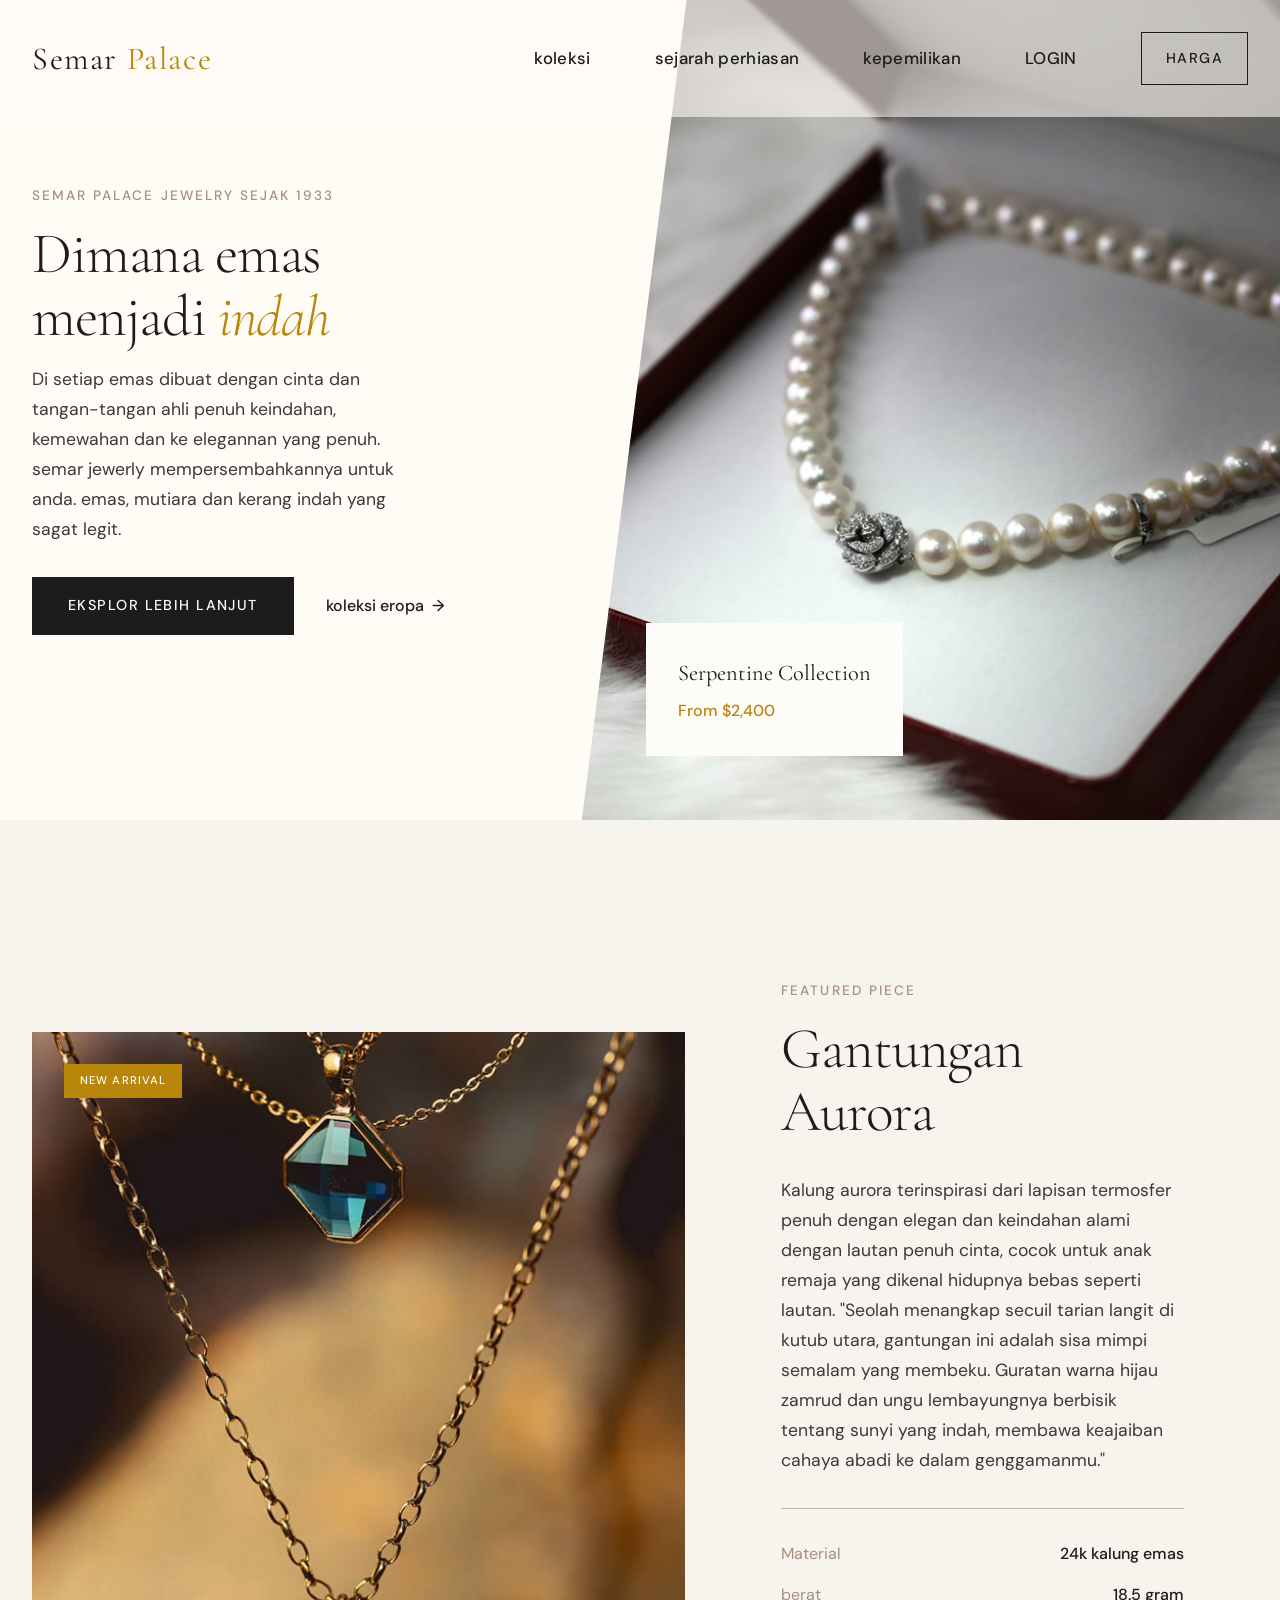
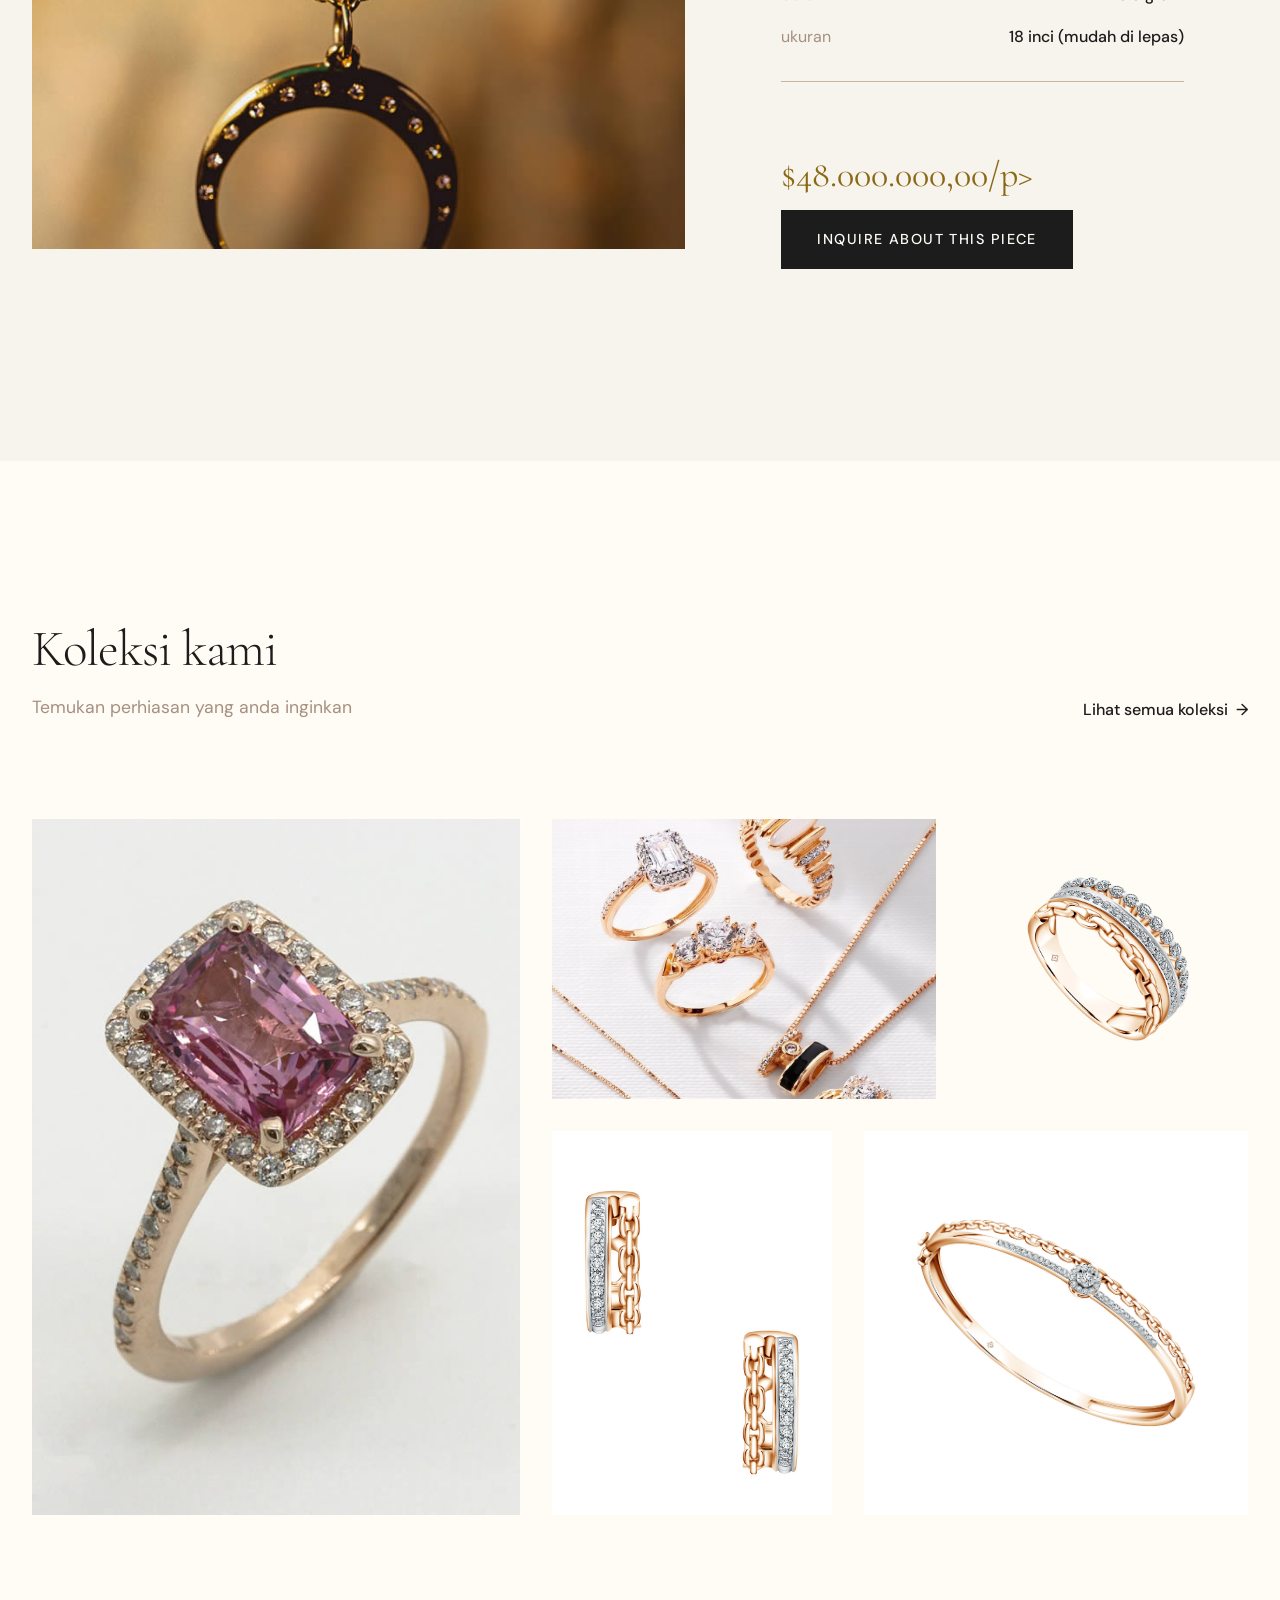
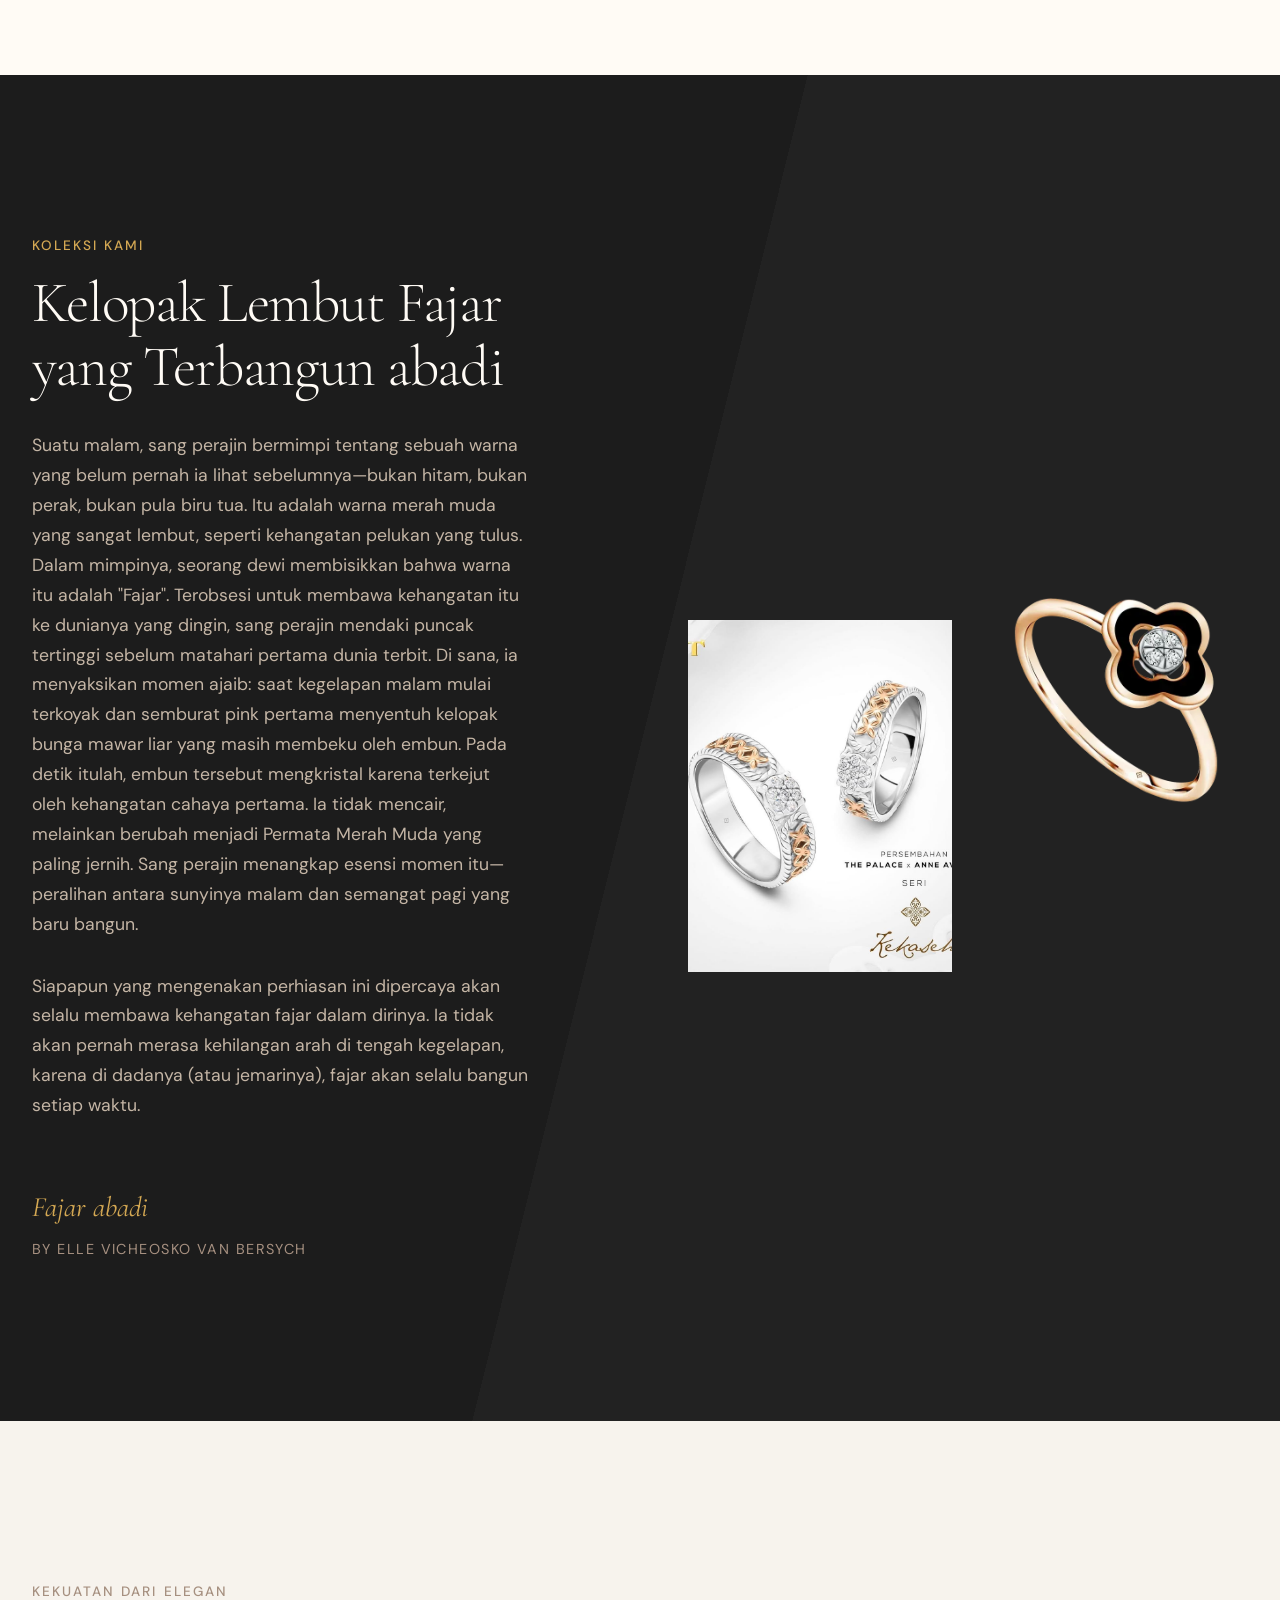
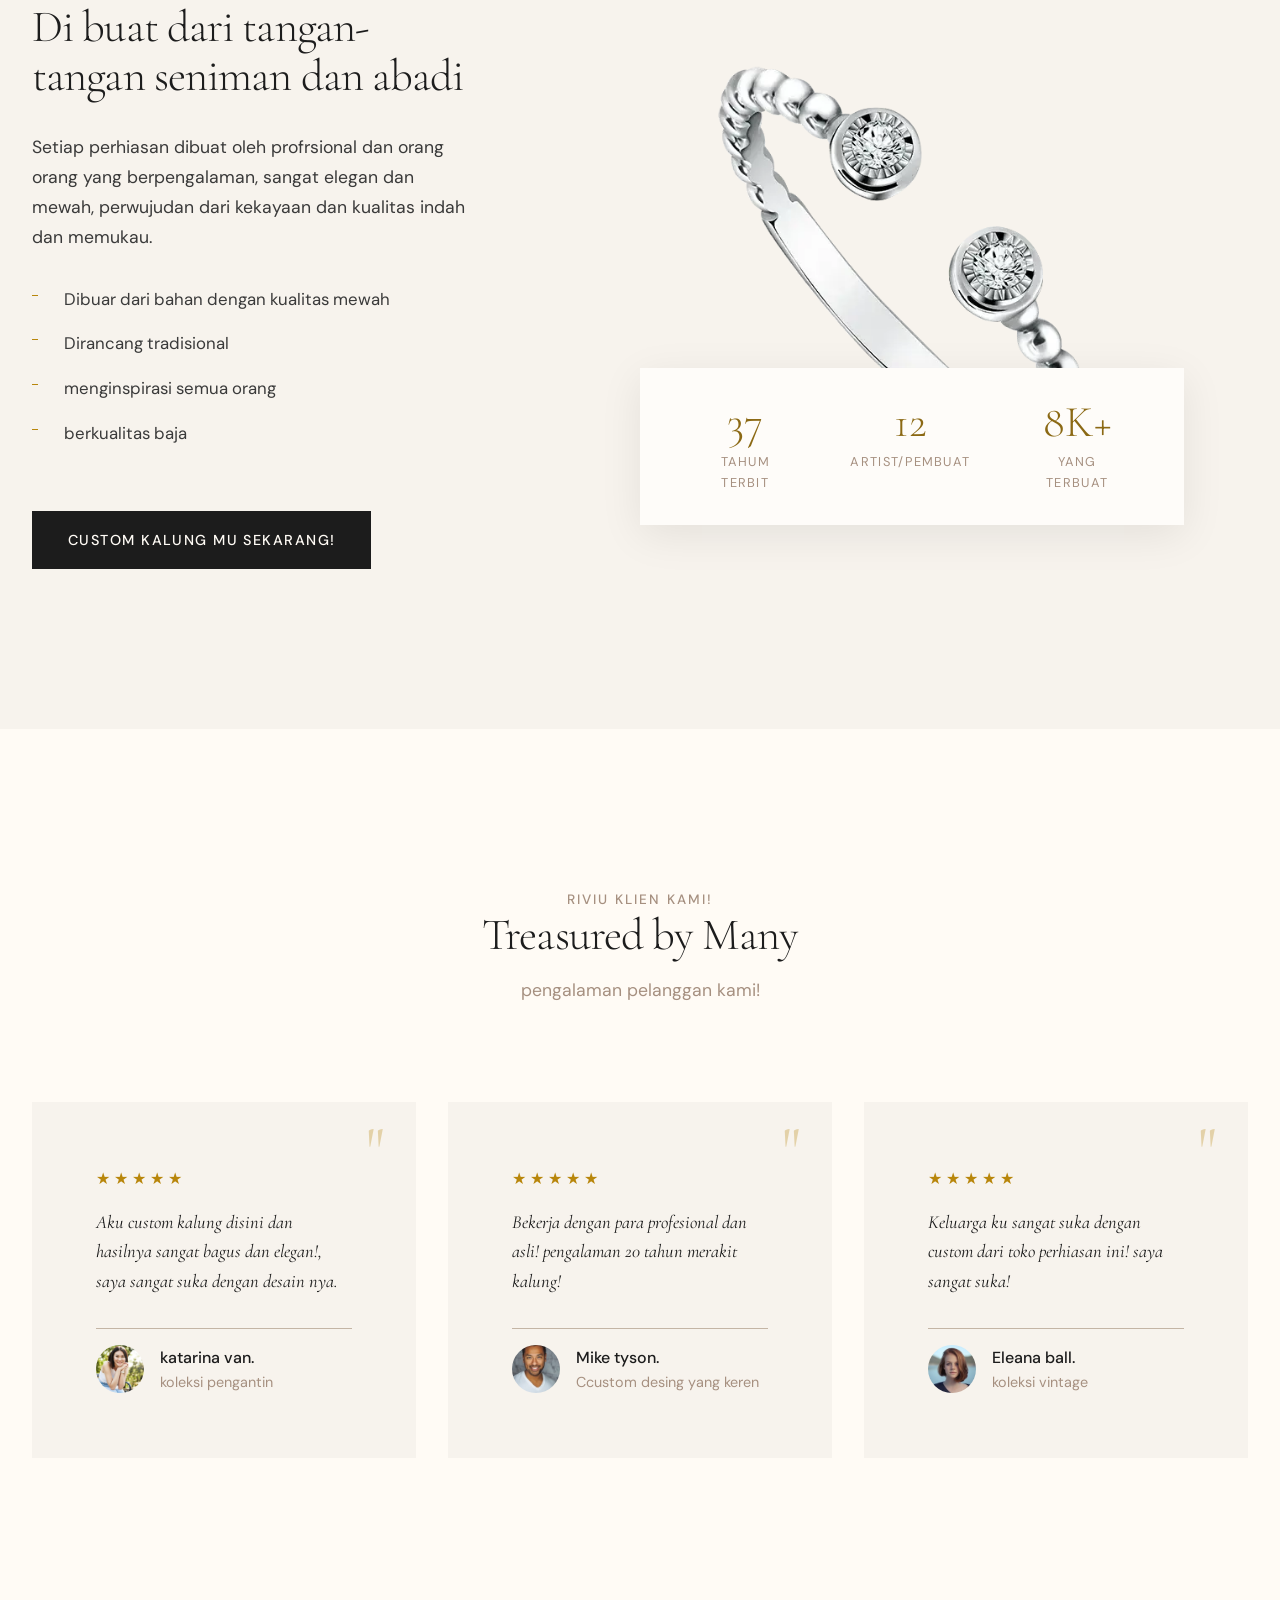
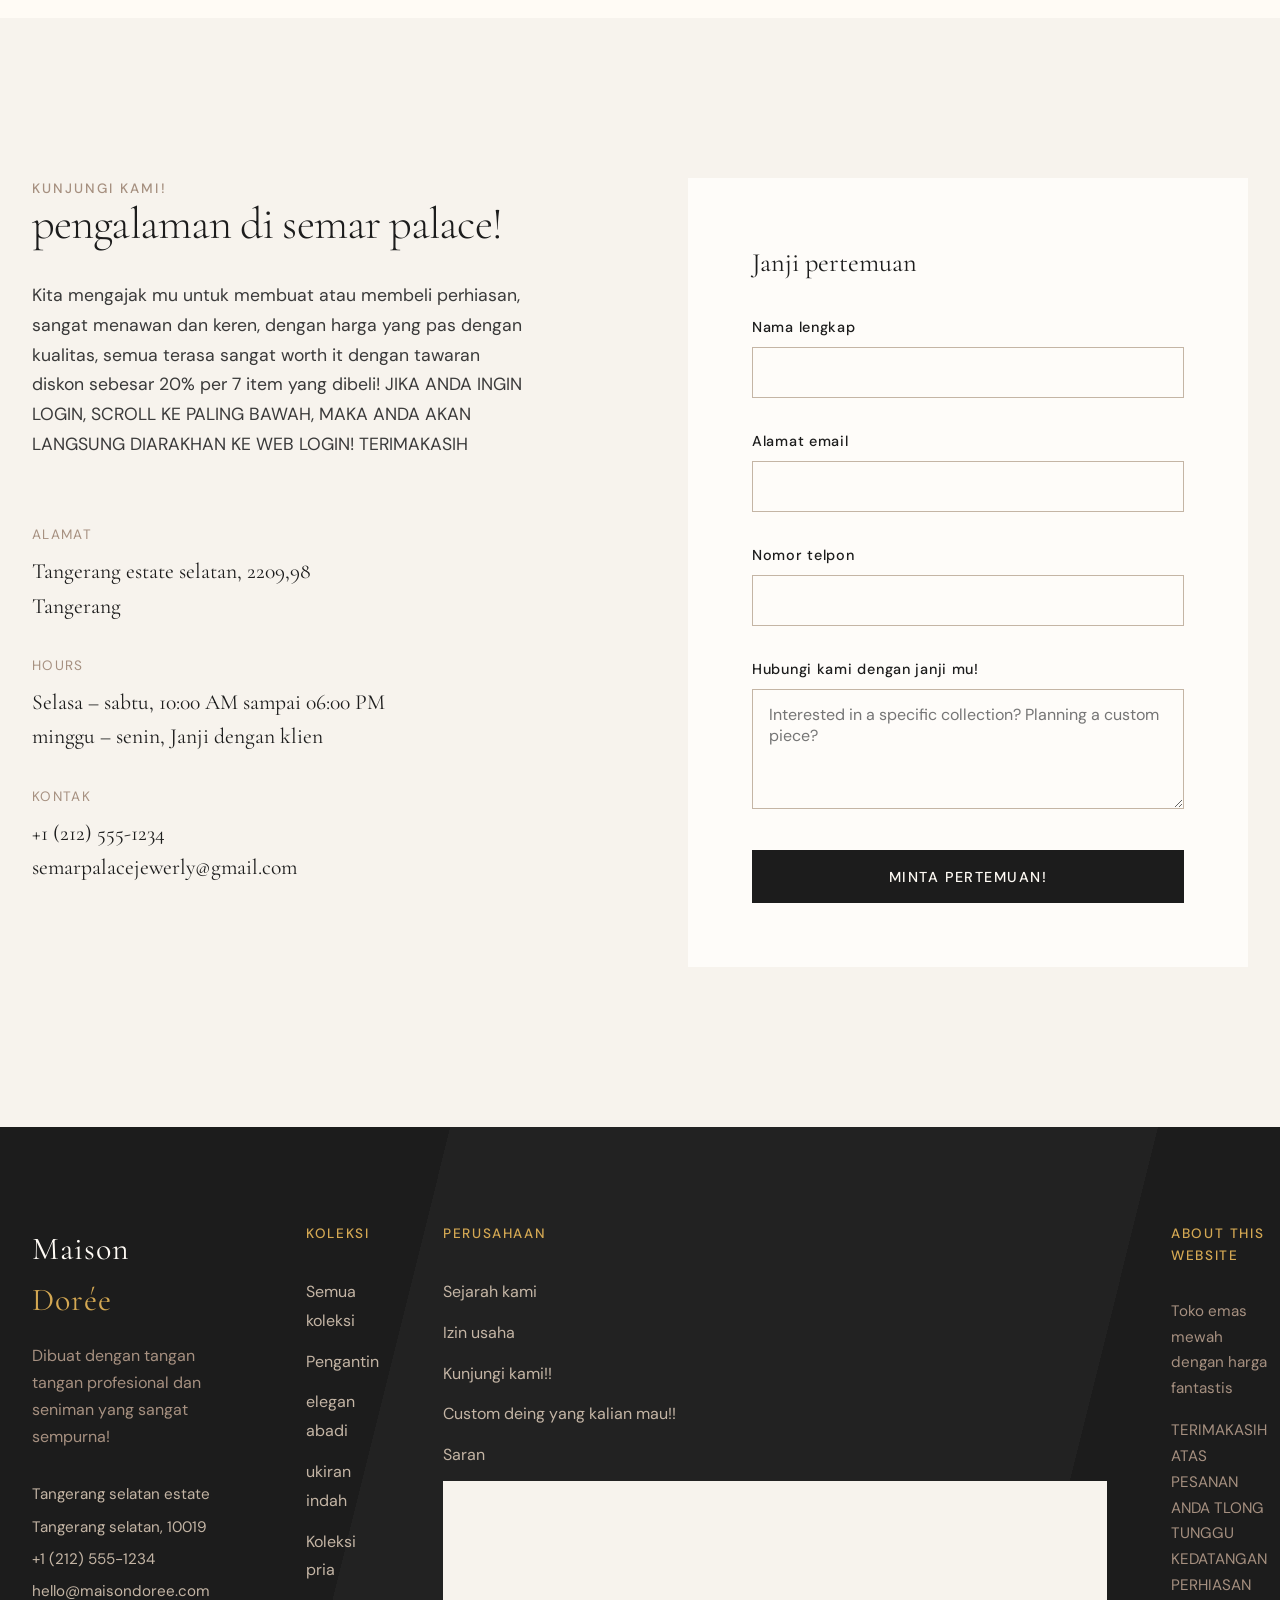
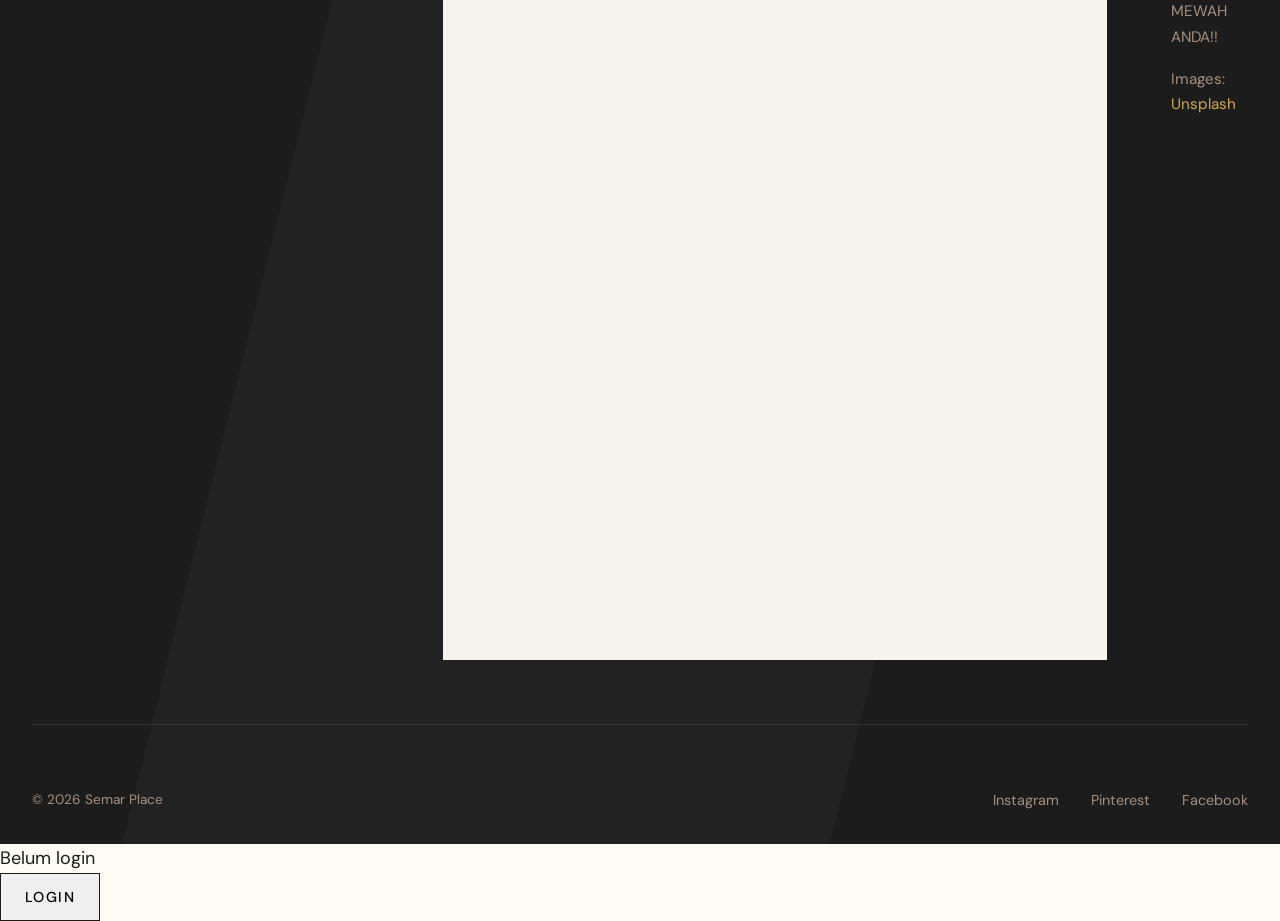
<file: index.html>
<!DOCTYPE html>
<html lang="en">
<head>
    <meta charset="UTF-8">
    <meta name="viewport" content="width=device-width, initial-scale=1.0">
    <title>Semar palace jeweler — Toko emas nusantara</title>
    
    <!-- Google Fonts -->
    <link rel="preconnect" href="https://fonts.googleapis.com">
    <link rel="preconnect" href="https://fonts.gstatic.com" crossorigin>
    <link href="https://fonts.googleapis.com/css2?family=Cormorant+Garamond:ital,wght@0,300;0,400;0,500;0,600;1,300;1,400&family=DM+Sans:ital,wght@0,400;0,500;0,600;1,400&display=swap" rel="stylesheet">
    <link rel="stylesheet" href="templatemo-maison-style.css">
    <!--

TemplateMo 611 Maison Doree

https://templatemo.com/tm-611-maison-doree

-->
<body>
    <!-- Header -->
    <header class="site-header" id="header">
        <div class="container">
            <div class="header-inner">
                <a href="#" class="logo">Semar <span>Palace</span></a>
                
                <nav class="nav-main">
                    <a href="#collections">koleksi</a>
                    <a href="#story">sejarah perhiasan</a>
                    <a href="#craftsmanship">kepemilikan</a>
                    <a href="#contact">LOGIN</a>
                    <a href="#contact" class="nav-cta">harga</a>
                </nav>
                
                <button class="menu-toggle" id="menuToggle" aria-label="Toggle menu">
                    <span></span>
                    <span></span>
                    <span></span>
                </button>
            </div>
        </div>
    </header>
    
    <!-- Mobile Navigation -->
    <div class="mobile-overlay" id="mobileOverlay"></div>
    <nav class="mobile-nav" id="mobileNav">
        <button class="mobile-nav-close" id="mobileNavClose">×</button>
        <ul class="mobile-nav-links">
            <li><a href="#collections">koleksi</a></li>
            <li><a href="#story">sejarah</a></li>
            <li><a href="#craftsmanship">kepemilikan</a></li>
            <li><a href="#contact">kunjungi</a></li>
        </ul>
        <div class="mobile-nav-cta">
            <a href="#contact" class="btn-primary">Book Appointment</a>
        </div>
    </nav>
    
    <!-- Hero Section -->
    <section class="hero">
        <div class="hero-content">
            <p class="text-label hero-tagline">Semar palace Jewelry Sejak 1933</p>
            <h1 class="heading-display hero-title">
                Dimana emas<br>menjadi <em>indah</em>
            </h1>
            <p class="text-body hero-description">
                Di setiap emas dibuat dengan cinta dan tangan-tangan ahli
                penuh keindahan, kemewahan dan ke elegannan yang penuh.
                semar jewerly mempersembahkannya untuk anda. emas,
                mutiara dan kerang indah yang sagat legit.
            </p>
            <div class="hero-actions">
                <a href="#collections" class="btn-primary">Eksplor lebih lanjut</a>
                <a href="#story" class="btn-text">koleksi eropa</a>
            </div>
        </div>
        <div class="hero-image">
            <div class="hero-slide active" data-title="Serpentine Collection" data-price="From $2,400">
                <img src="images/maison-hero-01.jpg" 
                     alt="Serpentine gold jewelry collection">
            </div>
            <div class="hero-slide" data-title="Aurora Pendant" data-price="From $4,850">
                <img src="images/maison-hero-02.jpg" 
                     alt="Aurora gold pendant necklace">
            </div>
            <div class="hero-slide" data-title="Heritage Rings" data-price="From $3,200">
                <img src="images/maison-hero-03.jpg" 
                     alt="Heritage gold ring collection">
            </div>
            <div class="hero-image-overlay">
                <p class="overlay-title" id="heroTitle">Serpentine Collection</p>
                <p class="overlay-price" id="heroPrice">From $2,400</p>
            </div>
        </div>
    </section>
    
    <!-- Featured Piece -->
    <section class="featured-piece">
        <div class="container">
            <div class="featured-grid">
                <div class="featured-image-wrapper">
                    <div class="featured-image">
                        <img src="images/maison-hero-02.jpg" 
                             alt="Handcrafted gold necklace">
                    </div>
                    <div class="featured-badge">New Arrival</div>
                </div>
                <div class="featured-content">
                    <p class="text-label featured-label">Featured Piece</p>
                    <h2 class="heading-display featured-title">
                        Gantungan Aurora
                    </h2>
                    <p class="text-body featured-description">
                        Kalung aurora terinspirasi dari lapisan termosfer
                        penuh dengan elegan dan keindahan alami dengan 
                        lautan penuh cinta, cocok untuk anak remaja yang
                        dikenal hidupnya bebas seperti lautan.
                        "Seolah menangkap secuil tarian langit di kutub utara, 
                        gantungan ini adalah sisa mimpi semalam yang membeku.
                        Guratan warna hijau zamrud dan ungu lembayungnya
                        berbisik tentang sunyi yang indah, membawa 
                        keajaiban cahaya abadi ke dalam genggamanmu."
                    </p>
                    <div class="featured-details">
                        <div class="detail-row">
                            <span class="detail-label">Material</span>
                            <span class="detail-value">24k kalung emas</span>
                        </div>
                        <div class="detail-row">
                            <span class="detail-label">berat</span>
                            <span class="detail-value">18.5 gram</span>
                        </div>
                        <div class="detail-row">
                            <span class="detail-label">ukuran</span>
                            <span class="detail-value">18 inci (mudah di lepas)</span>
                        </div>
                    </div>
                    <p class="featured-price">$48.000.000,00/p>
                    <a href="#contact" class="btn-primary">Inquire About This Piece</a>
                </div>
            </div>
        </div>
    </section>
    
    <!-- Collections -->
    <section class="collections" id="collections">
        <div class="container">
            <div class="section-header">
                <div class="section-header-left">
                    <h2 class="heading-display section-title">Koleksi kami</h2>
                    <p class="text-body section-subtitle">
                        Temukan perhiasan yang anda inginkan
                    </p>
                </div>
                <a href="#" class="btn-text">Lihat semua koleksi</a>
            </div>
            
            <div class="collections-grid">
                <div class="collection-item">
                    <div class="collection-image">
                        <img src="images/maison-hero-03.jpg" 
                             alt="Bridal jewelry collection">
                    </div>
                    <div class="collection-overlay">
                        <h3 class="collection-name">pengantin</h3>
                        <p class="collection-count">24 buah</p>
                    </div>
                </div>
                
                <div class="collection-item">
                    <div class="collection-image">
                        <img src="images/maison-doree-01.jpg" 
                             alt="Everyday gold jewelry">
                    </div>
                    <div class="collection-overlay">
                        <h3 class="collection-name">elegan yang abadi</h3>
                        <p class="collection-count">36 buah</p>
                    </div>
                </div>
                
                <div class="collection-item">
                    <div class="collection-image">
                        <img src="images/maison-doree-02.jpg" 
                             alt="Statement gold pieces">
                    </div>
                    <div class="collection-overlay">
                        <h3 class="collection-name">Statement</h3>
                        <p class="collection-count">18 buah</p>
                    </div>
                </div>
                
                <div class="collection-item">
                    <div class="collection-image">
                        <img src="images/maison-doree-03.jpg" 
                             alt="Heritage collection">
                    </div>
                    <div class="collection-overlay">
                        <h3 class="collection-name">perhiasan eropa</h3>
                        <p class="collection-count">12 buah</p>
                    </div>
                </div>
                
                <div class="collection-item">
                    <div class="collection-image">
                        <img src="images/maison-doree-04.jpg" 
                             alt="Men's gold collection">
                    </div>
                    <div class="collection-overlay">
                        <h3 class="collection-name">Koleksi untuk pria</h3>
                        <p class="collection-count">15 buah</p>
                    </div>
                </div>
            </div>
        </div>
    </section>
    
    <!-- Our Story -->
    <section class="story" id="story">
        <div class="container">
            <div class="story-grid">
                <div class="story-content">
                    <p class="text-label story-label">Koleksi kami</p>
                    <h2 class="heading-display story-title">
                        Kelopak Lembut Fajar yang Terbangun abadi
                    </h2>
                    <p class="text-body story-text">
                       Suatu malam, sang perajin bermimpi tentang sebuah warna 
                        yang belum pernah ia  lihat sebelumnya—bukan hitam, bukan perak, 
                        bukan pula biru tua. Itu adalah warna merah muda yang sangat lembut, 
                        seperti kehangatan pelukan yang tulus. Dalam mimpinya, 
                        seorang dewi membisikkan bahwa warna itu adalah "Fajar".
                        Terobsesi untuk membawa kehangatan itu ke dunianya
                        yang dingin, sang perajin mendaki puncak tertinggi
                        sebelum matahari pertama dunia terbit. Di sana, 
                        ia menyaksikan momen ajaib: saat kegelapan malam mulai 
                        terkoyak dan semburat pink pertama menyentuh
                        kelopak bunga mawar liar yang masih membeku oleh embun.
                        Pada detik itulah, embun tersebut mengkristal karena terkejut 
                        oleh kehangatan cahaya pertama. Ia tidak mencair,
                        melainkan berubah menjadi Permata Merah Muda yang 
                        paling jernih. Sang perajin menangkap esensi 
                        momen itu—peralihan antara sunyinya malam dan 
                        semangat pagi yang baru bangun.
                    </p>
                    <p class="text-body story-text">
                        Siapapun yang mengenakan perhiasan ini dipercaya 
                        akan selalu membawa kehangatan fajar dalam dirinya. 
                        Ia tidak akan pernah merasa kehilangan arah di tengah kegelapan, 
                        karena di dadanya (atau jemarinya), fajar akan selalu bangun setiap waktu.
                    </p>
                    <div class="story-signature">
                        <p class="signature-name">Fajar abadi</p>
                        <p class="signature-title">by elle vicheosko van bersych</p>
                    </div>
                </div>
                <div class="story-images">
                    <div class="story-image">
                        <img src="images/maison-doree-05.jpg" 
                             alt="Goldsmith at work">
                    </div>
                    <div class="story-image">
                        <img src="images/maison-doree-06.jpg" 
                             alt="Jewelry crafting detail">
                    </div>
                </div>
            </div>
        </div>
    </section>
    
    <!-- Craftsmanship -->
    <section class="craftsmanship" id="craftsmanship">
        <div class="container">
            <div class="craft-grid">
                <div class="craft-content">
                    <p class="text-label">Kekuatan dari elegan</p>
                    <h2 class="heading-display craft-title">
                        Di buat dari tangan-tangan seniman dan abadi
                    </h2>
                    <p class="text-body craft-text">
                        Setiap perhiasan dibuat oleh profrsional dan orang
                        orang yang berpengalaman, sangat elegan
                        dan mewah, perwujudan dari kekayaan dan kualitas indah dan
                        memukau.
                    </p>
                    <ul class="craft-list text-body">
                        <li>Dibuar dari bahan dengan kualitas mewah</li></li>
                        <li>Dirancang tradisional</li>
                        <li>menginspirasi semua orang</li>
                        <li>berkualitas baja</li>
                    </ul>
                    <a href="#contact" class="btn-primary">custom kalung mu sekarang!</a>
                </div>
                <div class="craft-image-wrapper">
                    <div class="craft-image">
                        <img src="images/maison-doree-07.jpg" 
                             alt="Jewelry craftsmanship workshop">
                    </div>
                    <div class="craft-stats">
                        <div class="stat-item">
                            <p class="stat-number">37</p>
                            <p class="stat-label">tahum terbit</p>
                        </div>
                        <div class="stat-item">
                            <p class="stat-number">12</p>
                            <p class="stat-label">artist/pembuat</p>
                        </div>
                        <div class="stat-item">
                            <p class="stat-number">8K+</p>
                            <p class="stat-label">yang terbuat</p>
                        </div>
                    </div>
                </div>
            </div>
        </div>
    </section>
    
    <!-- Testimonials -->
    <section class="testimonials">
        <div class="container">
            <div class="testimonials-header">
                <p class="text-label">riviu klien kami!</p>
                <h2 class="heading-display testimonials-title">Treasured by Many</h2>
                <p class="text-body testimonials-subtitle">pengalaman pelanggan kami!</p>
            </div>
            
            <div class="testimonials-grid">
                <div class="testimonial-card">
                    <div class="testimonial-stars">
                        <span>★</span><span>★</span><span>★</span><span>★</span><span>★</span>
                    </div>
                    <p class="testimonial-text">
                        Aku custom kalung disini dan hasilnya sangat bagus dan elegan!, saya sangat suka dengan desain nya.
                    </p>
                    <div class="testimonial-author">
                        <div class="testimonial-avatar">
                            <img src="images/avatar-01.jpg" alt="Catherine W.">
                        </div>
                        <div class="testimonial-info">
                            <p class="testimonial-name">katarina van.</p>
                            <p class="testimonial-detail">koleksi pengantin</p>
                        </div>
                    </div>
                </div>
                
                <div class="testimonial-card">
                    <div class="testimonial-stars">
                        <span>★</span><span>★</span><span>★</span><span>★</span><span>★</span>
                    </div>
                    <p class="testimonial-text">
                        Bekerja dengan para profesional dan asli! pengalaman 20 tahun merakit kalung!
                    </p>
                    <div class="testimonial-author">
                        <div class="testimonial-avatar">
                            <img src="images/avatar-02.jpg" alt="Michael T.">
                        </div>
                        <div class="testimonial-info">
                            <p class="testimonial-name">Mike tyson.</p>
                            <p class="testimonial-detail">Ccustom desing yang keren</p>
                        </div>
                    </div>
                </div>
                
                <div class="testimonial-card">
                    <div class="testimonial-stars">
                        <span>★</span><span>★</span><span>★</span><span>★</span><span>★</span>
                    </div>
                    <p class="testimonial-text">
                        Keluarga ku sangat suka dengan custom dari toko perhiasan ini! saya sangat suka!
                    </p>
                    <div class="testimonial-author">
                        <div class="testimonial-avatar">
                            <img src="images/avatar-03.jpg" alt="Eleanor M.">
                        </div>
                        <div class="testimonial-info">
                            <p class="testimonial-name">Eleana ball.</p>
                            <p class="testimonial-detail">koleksi vintage</p>
                        </div>
                    </div>
                </div>
            </div>
        </div>
    </section>
    
    <!-- Contact -->
    <section class="contact" id="contact">
        <div class="container">
            <div class="contact-grid">
                <div class="contact-content">
                    <p class="text-label">kunjungi kami!</p>
                    <h2 class="heading-display contact-title">
                        pengalaman di semar palace!
                    </h2>
                    <p class="text-body contact-text">
                        Kita mengajak mu untuk membuat atau membeli perhiasan, sangat menawan dan keren, dengan harga yang pas dengan kualitas, semua terasa sangat worth it
                        dengan tawaran diskon sebesar 20% per 7 item yang dibeli! JIKA ANDA INGIN LOGIN, SCROLL KE PALING BAWAH, MAKA ANDA AKAN LANGSUNG DIARAKHAN KE WEB LOGIN! TERIMAKASIH
                    </p>
                    
                    <div class="contact-details">
                        <div class="contact-item">
                            <p class="contact-item-label">Alamat</p>
                            <p class="contact-item-value">
                                Tangerang estate selatan, 2209,98<br>
                                Tangerang
                            </p>
                        </div>
                        <div class="contact-item">
                            <p class="contact-item-label">Hours</p>
                            <p class="contact-item-value">
                                Selasa – sabtu, 10:00 AM sampai 06:00 PM<br>
                                minggu – senin, Janji dengan klien
                            </p>
                        </div>
                        <div class="contact-item">
                            <p class="contact-item-label">kontak</p>
                            <p class="contact-item-value">
                                <a href="tel:+12125551234">+1 (212) 555-1234</a><br>
                                <a href="mailto:semarpalacejewerly@gmail.com">semarpalacejewerly@gmail.com</a>
                            </p>
                        </div>
                    </div>
                </div>
                
                <div class="contact-form-wrapper">
                    <h3 class="form-title">Janji pertemuan</h3>
                    <form id="appointmentForm">
                        <div class="form-group">
                            <label class="form-label" for="name">Nama lengkap</label>
                            <input type="text" id="name" name="name" class="form-input" required>
                        </div>
                        <div class="form-group">
                            <label class="form-label" for="email">Alamat email</label>
                            <input type="email" id="email" name="email" class="form-input" required>
                        </div>
                        <div class="form-group">
                            <label class="form-label" for="phone">Nomor telpon</label>
                            <input type="tel" id="phone" name="phone" class="form-input">
                        </div>
                        <div class="form-group">
                            <label class="form-label" for="message">Hubungi kami dengan janji mu!</label>
                            <textarea id="message" name="message" class="form-textarea" 
                                placeholder="Interested in a specific collection? Planning a custom piece?"></textarea>
                        </div>
                        <button type="submit" class="form-submit">Minta pertemuan!</button>
                    </form>
                </div>
            </div>
        </div>
    </section>
    
    <!-- Footer -->
    <footer class="site-footer">
        <div class="container">
            <div class="footer-grid">
                <!-- Column 1: Brand & Contact -->
                <div class="footer-brand">
                    <p class="footer-logo">Maison <span>Dorée</span></p>
                    <p class="footer-tagline">
                        Dibuat dengan tangan tangan profesional dan seniman yang sangat sempurna!
                    </p>
                    <div class="footer-contact-info">
                        <p>Tangerang selatan estate</p>
                        <p>Tangerang selatan, 10019</p>
                        <p><a href="tel:+12125551234">+1 (212) 555-1234</a></p>
                        <p><a href="mailto:hello@maisondoree.com">hello@maisondoree.com</a></p>
                    </div>
                </div>
                
                <!-- Column 2: Quick Links -->
                <div class="footer-column">
                    <h4 class="footer-column-title">Koleksi</h4>
                    <ul class="footer-links">
                        <li><a href="#collections">Semua koleksi</a></li>
                        <li><a href="#">Pengantin</a></li>
                        <li><a href="#">elegan abadi</a></li>
                        <li><a href="#">ukiran indah</a></li>
                        <li><a href="#">Koleksi pria</a></li>
                    </ul>
                </div>
                
                <!-- Column 3: Company -->
                <div class="footer-column">
                    <h4 class="footer-column-title">Perusahaan</h4>
                    <ul class="footer-links">
                        <li><a href="#story">Sejarah kami</a></li>
                        <li><a href="#craftsmanship">Izin usaha</a></li>
                        <li><a href="#contact">Kunjungi kami!!</a></li>
                        <li><a href="#">Custom deing yang kalian mau!!</a></li>
                        <li><a href="#">Saran</a></li>
                        <!-- Contact -->
                        <section class="contact" id="contact">
                        <div class="container">
                 <iframe src="https://www.google.com/maps/embed?pb=!1m18!1m12!1m3!1d9745.662627691681!2d106.71
                 020725302586!3d-6.284795920580542!2m3!1f0!2f0!3f0!3m2!1i1024!2i768!4f13.1!3m3!1m2!1s0x2e69fab10419c0
                 95%3A0x8706481c2c4aafe4!2sSouth%20Tangerang%2C%20South%20Tangerang%20City%2C%20Banten!5e0!3m2!1sen!2sid
                 !4v1780647277976!5m2!1sen!2sid" width="600" height="450" style="border:0;" allowfullscreen="" 
                 loading="lazy" referrerpolicy="no-referrer-when-downgrade"></iframe>
                              <div class="contact-grid">
                                   <div class="contact-content">
                    </ul>
                </div>
                
                <!-- Column 4: About This Website -->
                <div class="footer-column footer-about">
                    <h4 class="footer-column-title">About This Website</h4>
                    <p>
                        Toko emas mewah dengan harga fantastis
                    </p>
                    <p>
                        TERIMAKASIH ATAS PESANAN ANDA TLONG TUNGGU KEDATANGAN PERHIASAN MEWAH ANDA!!
                    </p>
                    <p>
                        Images: <a href="https://unsplash.com" target="_blank">Unsplash</a>
                    </p>
                </div>
              </div>
            
            <!-- Footer Bottom -->
            <div class="footer-bottom">
                <p class="footer-copyright">© 2026 Semar Place
                <div class="footer-social">
                    <a href="#">Instagram</a>
                    <a href="#">Pinterest</a>
                    <a href="#">Facebook</a>
                </div>
            </div>
        </div>
    </footer>
    <script src="templatemo-maison-doree.js"></script>
    <p id="userInfo">Belum login</p>

<div id="authArea">
    <button onclick="goLogin()" class="nav-cta">Login</button>
</div

    <script src="templatemo-maison-doree.js"></script>
      <script src="login/js/welcome.js"></script>
</body>
</html>
</file>
<file: templatemo-maison-style.css>
@charset "utf-8";
/* 

CSS Document 

TemplateMo 611 Maison Doree

https://templatemo.com/tm-611-maison-doree

*/

:root {
	--color-cream: #FFFBF5;
	--color-ivory: #F7F3ED;
	--color-warm-white: #FEFCF9;
	--color-gold: #B8860B;
	--color-gold-light: #D4A853;
	--color-gold-dark: #8B6914;
	--color-charcoal: #1C1C1C;
	--color-charcoal-soft: #3A3A3A;
	--color-taupe: #A69080;
	--color-taupe-light: #C4B5A5;

	--font-display: 'Cormorant Garamond', Georgia, serif;
	--font-body: 'DM Sans', -apple-system, sans-serif;

	--space-xs: 0.5rem;
	--space-sm: 1rem;
	--space-md: 2rem;
	--space-lg: 4rem;
	--space-xl: 6rem;
	--space-2xl: 10rem;
}

*,
*::before,
*::after {
	margin: 0;
	padding: 0;
	box-sizing: border-box;
}

html {
	scroll-behavior: smooth;
}

body {
	font-family: var(--font-body);
	font-size: 18px;
	line-height: 1.6;
	color: var(--color-charcoal);
	background-color: var(--color-cream);
	-webkit-font-smoothing: antialiased;
}

img {
	max-width: 100%;
	height: auto;
	display: block;
}

a {
	color: inherit;
	text-decoration: none;
}

/* Typography */
.heading-display {
	font-family: var(--font-display);
	font-weight: 300;
	line-height: 1.1;
	letter-spacing: -0.02em;
}

.heading-editorial {
	font-family: var(--font-display);
	font-weight: 400;
	font-style: italic;
	line-height: 1.2;
}

.text-label {
	font-family: var(--font-body);
	font-size: 0.85rem;
	font-weight: 500;
	letter-spacing: 0.15em;
	text-transform: uppercase;
	color: var(--color-taupe);
}

.text-body {
	font-family: var(--font-body);
	font-size: 1.1rem;
	line-height: 1.7;
	color: var(--color-charcoal-soft);
}

/* Layout Utilities */
.container {
	width: 100%;
	max-width: 1400px;
	margin: 0 auto;
	padding: 0 var(--space-md);
}

.container--narrow {
	max-width: 900px;
}

.container--wide {
	max-width: 1600px;
}

/* ========================================
           HEADER / NAVIGATION
        ======================================== */
.site-header {
	position: fixed;
	top: 0;
	left: 0;
	right: 0;
	z-index: 1000;
	padding: var(--space-md) 0;
	transition: background 0.4s ease, padding 0.4s ease;
}

.site-header::before {
	content: '';
	position: absolute;
	top: 0;
	left: 0;
	right: 0;
	bottom: 0;
	background-color: rgba(255, 251, 245, 0.6);
	z-index: -1;
}

.site-header.scrolled {
	background: rgba(255, 251, 245, 0.98);
	backdrop-filter: blur(10px);
	padding: var(--space-sm) 0;
	box-shadow: 0 1px 0 rgba(0, 0, 0, 0.05);
}

.site-header.scrolled::before {
	display: none;
}

.header-inner {
	display: flex;
	align-items: center;
	justify-content: space-between;
}

.logo {
	font-family: var(--font-display);
	font-size: 2rem;
	font-weight: 400;
	letter-spacing: 0.05em;
}

.logo span {
	color: var(--color-gold);
}

.nav-main {
	display: flex;
	align-items: center;
	gap: var(--space-lg);
}

.nav-main a:not(.nav-cta) {
	font-family: var(--font-body);
	font-size: 1.05rem;
	font-weight: 500;
	letter-spacing: 0.02em;
	position: relative;
	padding: var(--space-xs) 0;
	transition: color 0.3s ease;
}

.nav-main a:not(.nav-cta):hover {
	color: var(--color-gold);
}

.nav-cta {
	font-family: var(--font-body);
	font-size: 0.9rem;
	font-weight: 500;
	letter-spacing: 0.1em;
	text-transform: uppercase;
	padding: 0.875rem 1.5rem;
	border: 1px solid var(--color-charcoal);
	transition: all 0.3s ease;
}

.nav-cta:hover {
	background-color: var(--color-charcoal);
	color: var(--color-cream);
}

/* Mobile Menu Toggle */
.menu-toggle {
	display: none;
	flex-direction: column;
	gap: 5px;
	background: none;
	border: none;
	cursor: pointer;
	padding: 10px;
}

.menu-toggle span {
	display: block;
	width: 24px;
	height: 1.5px;
	background-color: var(--color-charcoal);
	transition: all 0.3s ease;
}

/* ========================================
           HERO SECTION
        ======================================== */
.hero {
	min-height: 600px;
	max-height: 820px;
	height: 100vh;
	display: grid;
	grid-template-columns: 1fr 1.2fr;
	background-color: var(--color-cream);
	overflow: hidden;
}

.hero-content {
	display: flex;
	flex-direction: column;
	justify-content: center;
	padding: var(--space-md) var(--space-lg);
	padding-left: max(var(--space-md), calc((100vw - 1400px) / 2 + var(--space-md)));
}

.hero-tagline {
	margin-bottom: var(--space-sm);
	opacity: 0;
	transform: translateY(20px);
	animation: fadeUp 0.8s ease forwards;
	animation-delay: 0.3s;
}

.hero-title {
	font-size: clamp(2.5rem, 4.5vw, 4rem);
	margin-bottom: var(--space-sm);
	opacity: 0;
	transform: translateY(30px);
	animation: fadeUp 0.8s ease forwards;
	animation-delay: 0.5s;
}

.hero-title em {
	font-style: italic;
	color: var(--color-gold);
}

.hero-description {
	max-width: 380px;
	margin-bottom: var(--space-md);
	opacity: 0;
	transform: translateY(20px);
	animation: fadeUp 0.8s ease forwards;
	animation-delay: 0.7s;
}

.hero-actions {
	display: flex;
	align-items: center;
	gap: var(--space-md);
	opacity: 0;
	transform: translateY(20px);
	animation: fadeUp 0.8s ease forwards;
	animation-delay: 0.9s;
}

.btn-primary {
	display: inline-flex;
	align-items: center;
	gap: var(--space-sm);
	font-family: var(--font-body);
	font-size: 0.9rem;
	font-weight: 500;
	letter-spacing: 0.1em;
	text-transform: uppercase;
	padding: 1.1rem 2.25rem;
	background-color: var(--color-charcoal);
	color: var(--color-cream);
	border: none;
	cursor: pointer;
	transition: all 0.3s ease;
}

.btn-primary:hover {
	background-color: var(--color-gold-dark);
}

.btn-text {
	font-family: var(--font-body);
	font-size: 1rem;
	font-weight: 500;
	color: var(--color-charcoal);
	position: relative;
}

.btn-text::after {
	content: '→';
	margin-left: 0.5rem;
	transition: margin-left 0.3s ease;
}

.btn-text:hover::after {
	margin-left: 0.75rem;
}

.hero-image {
	position: relative;
	overflow: hidden;
	clip-path: polygon(15% 0, 100% 0, 100% 100%, 0 100%);
}

.hero-slide {
	position: absolute;
	inset: 0;
	opacity: 0;
	transition: opacity 1s ease-in-out;
}

.hero-slide.active {
	opacity: 1;
}

.hero-slide img {
	width: 100%;
	height: 100%;
	object-fit: cover;
}

.hero-image-overlay {
	position: absolute;
	bottom: var(--space-lg);
	left: var(--space-lg);
	background-color: var(--color-warm-white);
	padding: var(--space-md);
	max-width: 280px;
	z-index: 10;
	opacity: 0;
	transform: translateY(20px);
	animation: fadeUp 0.8s ease forwards;
	animation-delay: 1.1s;
}

.overlay-title {
	font-family: var(--font-display);
	font-size: 1.4rem;
	font-weight: 400;
	margin-bottom: var(--space-xs);
	transition: opacity 0.5s ease;
}

.overlay-price {
	font-family: var(--font-body);
	font-size: 1rem;
	color: var(--color-gold);
	font-weight: 500;
	transition: opacity 0.5s ease;
}

@keyframes fadeUp {
	to {
		opacity: 1;
		transform: translateY(0);
	}
}

/* ========================================
           FEATURED PIECE SECTION
        ======================================== */
.featured-piece {
	padding: var(--space-2xl) 0;
	background-color: var(--color-ivory);
}

.featured-grid {
	display: grid;
	grid-template-columns: 1.4fr 1fr;
	gap: var(--space-xl);
	align-items: center;
}

.featured-image-wrapper {
	position: relative;
}

.featured-image {
	aspect-ratio: 4/5;
	overflow: hidden;
}

.featured-image img {
	width: 100%;
	height: 100%;
	object-fit: cover;
	transition: transform 0.8s ease;
}

.featured-image-wrapper:hover .featured-image img {
	transform: scale(1.03);
}

.featured-badge {
	position: absolute;
	top: var(--space-md);
	left: var(--space-md);
	background-color: var(--color-gold);
	color: var(--color-cream);
	font-family: var(--font-body);
	font-size: 0.7rem;
	font-weight: 500;
	letter-spacing: 0.1em;
	text-transform: uppercase;
	padding: 0.5rem 1rem;
}

.featured-content {
	padding-right: var(--space-lg);
}

.featured-label {
	margin-bottom: var(--space-sm);
}

.featured-title {
	font-size: clamp(2.75rem, 4.5vw, 4rem);
	margin-bottom: var(--space-md);
}

.featured-description {
	margin-bottom: var(--space-md);
}

.featured-details {
	display: flex;
	flex-direction: column;
	gap: var(--space-sm);
	margin-bottom: var(--space-lg);
	padding: var(--space-md) 0;
	border-top: 1px solid var(--color-taupe-light);
	border-bottom: 1px solid var(--color-taupe-light);
}

.detail-row {
	display: flex;
	justify-content: space-between;
	font-size: 1rem;
}

.detail-label {
	color: var(--color-taupe);
}

.detail-value {
	font-weight: 500;
}

.featured-price {
	font-family: var(--font-display);
	font-size: 2.25rem;
	font-weight: 400;
	color: var(--color-gold-dark);
	margin-bottom: var(--space-md);
}

/* ========================================
           COLLECTIONS SECTION
        ======================================== */
.collections {
	padding: var(--space-2xl) 0;
	background-color: var(--color-cream);
}

.section-header {
	display: flex;
	justify-content: space-between;
	align-items: flex-end;
	margin-bottom: var(--space-xl);
}

.section-header-left {
	max-width: 500px;
}

.section-title {
	font-size: clamp(2.25rem, 4vw, 3.5rem);
	margin-bottom: var(--space-sm);
}

.section-subtitle {
	color: var(--color-taupe);
}

/* Asymmetric Masonry Grid */
.collections-grid {
	display: grid;
	grid-template-columns: repeat(12, 1fr);
	grid-template-rows: repeat(2, auto);
	gap: var(--space-md);
}

.collection-item {
	position: relative;
	overflow: hidden;
	cursor: pointer;
}

.collection-item:nth-child(1) {
	grid-column: 1 / 6;
	grid-row: 1 / 3;
}

.collection-item:nth-child(2) {
	grid-column: 6 / 10;
	grid-row: 1 / 2;
}

.collection-item:nth-child(3) {
	grid-column: 10 / 13;
	grid-row: 1 / 2;
}

.collection-item:nth-child(4) {
	grid-column: 6 / 9;
	grid-row: 2 / 3;
}

.collection-item:nth-child(5) {
	grid-column: 9 / 13;
	grid-row: 2 / 3;
}

.collection-image {
	width: 100%;
	height: 100%;
	min-height: 280px;
	overflow: hidden;
}

.collection-item:nth-child(1) .collection-image {
	min-height: 600px;
}

.collection-image img {
	width: 100%;
	height: 100%;
	object-fit: cover;
	transition: transform 0.6s ease;
}

.collection-item:hover .collection-image img {
	transform: scale(1.05);
}

.collection-overlay {
	position: absolute;
	inset: 0;
	background: linear-gradient(to top, rgba(28, 28, 28, 0.7) 0%, transparent 60%);
	display: flex;
	flex-direction: column;
	justify-content: flex-end;
	padding: var(--space-md);
	opacity: 0;
	transition: opacity 0.4s ease;
}

.collection-item:hover .collection-overlay {
	opacity: 1;
}

.collection-name {
	font-family: var(--font-display);
	font-size: 1.75rem;
	font-weight: 400;
	color: var(--color-cream);
	margin-bottom: var(--space-xs);
}

.collection-count {
	font-size: 0.9rem;
	color: var(--color-taupe-light);
	letter-spacing: 0.05em;
}

/* ========================================
           ABOUT / STORY SECTION
        ======================================== */
.story {
	padding: var(--space-2xl) 0;
	background: linear-gradient(104deg,
			#1C1C1C 0%,
			#1C1C1C 50%,
			#222222 50%,
			#222222 100%);
	color: var(--color-cream);
	overflow: hidden;
}

.story-grid {
	display: grid;
	grid-template-columns: 1fr 1fr;
	gap: var(--space-xl);
	align-items: center;
}

.story-content {
	padding-right: var(--space-lg);
}

.story-label {
	color: var(--color-gold-light);
	margin-bottom: var(--space-sm);
}

.story-title {
	font-size: clamp(2.75rem, 4.5vw, 4.5rem);
	margin-bottom: var(--space-md);
	color: var(--color-cream);
}

.story-text {
	color: var(--color-taupe-light);
	margin-bottom: var(--space-md);
}

.story-signature {
	margin-top: var(--space-lg);
}

.signature-name {
	font-family: var(--font-display);
	font-style: italic;
	font-size: 1.75rem;
	color: var(--color-gold-light);
	margin-bottom: var(--space-xs);
}

.signature-title {
	font-size: 0.9rem;
	color: var(--color-taupe);
	letter-spacing: 0.1em;
	text-transform: uppercase;
}

.story-images {
	display: grid;
	grid-template-columns: 1fr 1fr;
	gap: var(--space-md);
	position: relative;
}

.story-image:first-child {
	margin-top: var(--space-xl);
}

.story-image {
	aspect-ratio: 3/4;
	overflow: hidden;
}

.story-image img {
	width: 100%;
	height: 100%;
	object-fit: cover;
}

/* ========================================
           CRAFTSMANSHIP SECTION
        ======================================== */
.craftsmanship {
	padding: var(--space-2xl) 0;
	background-color: var(--color-ivory);
	overflow: hidden;
}

.craft-grid {
	display: grid;
	grid-template-columns: 1fr 1.5fr;
	gap: var(--space-xl);
	align-items: center;
}

.craft-content {
	order: 1;
}

.craft-image-wrapper {
	order: 2;
	position: relative;
}

.craft-image {
	aspect-ratio: 16/10;
	overflow: hidden;
}

.craft-image img {
	width: 100%;
	height: 100%;
	object-fit: cover;
}

.craft-stats {
	position: absolute;
	bottom: -40px;
	left: var(--space-lg);
	right: var(--space-lg);
	display: flex;
	gap: var(--space-lg);
	background-color: var(--color-warm-white);
	padding: var(--space-md) var(--space-lg);
	box-shadow: 0 10px 40px rgba(0, 0, 0, 0.08);
}

.stat-item {
	text-align: center;
}

.stat-number {
	font-family: var(--font-display);
	font-size: 2.75rem;
	font-weight: 300;
	color: var(--color-gold-dark);
	line-height: 1;
	margin-bottom: var(--space-xs);
}

.stat-label {
	font-size: 0.8rem;
	letter-spacing: 0.1em;
	text-transform: uppercase;
	color: var(--color-taupe);
}

.craft-title {
	font-size: clamp(2.25rem, 3.5vw, 3rem);
	margin-bottom: var(--space-md);
}

.craft-text {
	margin-bottom: var(--space-md);
}

.craft-list {
	list-style: none;
	margin-bottom: var(--space-lg);
}

.craft-list li {
	position: relative;
	padding-left: var(--space-md);
	margin-bottom: var(--space-sm);
	font-size: 1.05rem;
}

.craft-list li::before {
	content: '';
	position: absolute;
	left: 0;
	top: 0.6em;
	width: 6px;
	height: 1px;
	background-color: var(--color-gold);
}

/* ========================================
           TESTIMONIALS SECTION
        ======================================== */
.testimonials {
	padding: var(--space-2xl) 0;
	background-color: var(--color-cream);
}

.testimonials-header {
	text-align: center;
	margin-bottom: var(--space-xl);
}

.testimonials-title {
	font-size: clamp(2.25rem, 3.5vw, 3rem);
	margin-bottom: var(--space-sm);
}

.testimonials-subtitle {
	color: var(--color-taupe);
}

.testimonials-grid {
	display: grid;
	grid-template-columns: repeat(3, 1fr);
	gap: var(--space-md);
}

.testimonial-card {
	background-color: var(--color-ivory);
	padding: var(--space-lg);
	position: relative;
	transition: transform 0.3s ease, box-shadow 0.3s ease;
}

.testimonial-card:hover {
	transform: translateY(-5px);
	box-shadow: 0 15px 40px rgba(0, 0, 0, 0.08);
}

.testimonial-card::before {
	content: '"';
	position: absolute;
	top: var(--space-sm);
	right: var(--space-md);
	font-family: var(--font-display);
	font-size: 4rem;
	line-height: 1;
	color: var(--color-gold);
	opacity: 0.3;
}

.testimonial-stars {
	display: flex;
	gap: 4px;
	margin-bottom: var(--space-sm);
}

.testimonial-stars span {
	color: var(--color-gold);
	font-size: 1rem;
}

.testimonial-text {
	font-family: var(--font-display);
	font-size: 1.15rem;
	font-style: italic;
	line-height: 1.6;
	color: var(--color-charcoal);
	margin-bottom: var(--space-md);
}

.testimonial-author {
	display: flex;
	align-items: center;
	gap: var(--space-sm);
	padding-top: var(--space-sm);
	border-top: 1px solid var(--color-taupe-light);
}

.testimonial-avatar {
	width: 48px;
	height: 48px;
	border-radius: 50%;
	overflow: hidden;
	flex-shrink: 0;
}

.testimonial-avatar img {
	width: 100%;
	height: 100%;
	object-fit: cover;
}

.testimonial-info {
	flex: 1;
}

.testimonial-name {
	font-family: var(--font-body);
	font-size: 1rem;
	font-weight: 500;
	color: var(--color-charcoal);
}

.testimonial-detail {
	font-size: 0.9rem;
	color: var(--color-taupe);
}

/* ========================================
           CONTACT / VISIT SECTION
        ======================================== */
.contact {
	padding: var(--space-2xl) 0;
	background-color: var(--color-ivory);
}

.contact-grid {
	display: grid;
	grid-template-columns: 1fr 1fr;
	gap: var(--space-xl);
}

.contact-content {
	padding-right: var(--space-lg);
}

.contact-title {
	font-size: clamp(2.25rem, 3.5vw, 3rem);
	margin-bottom: var(--space-md);
}

.contact-text {
	margin-bottom: var(--space-lg);
}

.contact-details {
	margin-bottom: var(--space-lg);
}

.contact-item {
	margin-bottom: var(--space-md);
}

.contact-item-label {
	font-size: 0.85rem;
	letter-spacing: 0.1em;
	text-transform: uppercase;
	color: var(--color-taupe);
	margin-bottom: var(--space-xs);
}

.contact-item-value {
	font-family: var(--font-display);
	font-size: 1.35rem;
}

.contact-item-value a {
	transition: color 0.3s ease;
}

.contact-item-value a:hover {
	color: var(--color-gold);
}

.contact-form-wrapper {
	background-color: var(--color-warm-white);
	padding: var(--space-lg);
}

.form-title {
	font-family: var(--font-display);
	font-size: 1.65rem;
	font-weight: 400;
	margin-bottom: var(--space-md);
}

.form-group {
	margin-bottom: var(--space-md);
}

.form-label {
	display: block;
	font-size: 0.9rem;
	font-weight: 500;
	letter-spacing: 0.05em;
	margin-bottom: var(--space-xs);
}

.form-input,
.form-textarea {
	width: 100%;
	padding: 0.875rem 1rem;
	font-family: var(--font-body);
	font-size: 1rem;
	border: 1px solid var(--color-taupe-light);
	background-color: transparent;
	transition: border-color 0.3s ease;
}

.form-input:focus,
.form-textarea:focus {
	outline: none;
	border-color: var(--color-gold);
}

.form-textarea {
	min-height: 120px;
	resize: vertical;
}

.form-submit {
	width: 100%;
	padding: 1.1rem;
	font-family: var(--font-body);
	font-size: 0.9rem;
	font-weight: 500;
	letter-spacing: 0.1em;
	text-transform: uppercase;
	background-color: var(--color-charcoal);
	color: var(--color-cream);
	border: none;
	cursor: pointer;
	transition: background-color 0.3s ease;
}

.form-submit:hover {
	background-color: var(--color-gold-dark);
}

/* ========================================
           FOOTER - 4 Column Layout
        ======================================== */
.site-footer {
	background: linear-gradient(104deg,
			#1C1C1C 0%,
			#1C1C1C 28%,
			#222222 28%,
			#222222 72%,
			#1C1C1C 72%,
			#1C1C1C 100%);
	color: var(--color-cream);
	padding: var(--space-xl) 0 var(--space-md);
	position: relative;
}

.footer-grid {
	display: grid;
	grid-template-columns: 1.5fr 1fr 1fr 1.2fr;
	gap: var(--space-lg);
	margin-bottom: var(--space-lg);
	padding-bottom: var(--space-lg);
	border-bottom: 1px solid rgba(255, 255, 255, 0.1);
}

/* Column 1: Brand */
.footer-brand {
	padding-right: var(--space-md);
}

.footer-logo {
	font-family: var(--font-display);
	font-size: 2rem;
	font-weight: 400;
	letter-spacing: 0.03em;
	margin-bottom: var(--space-sm);
}

.footer-logo span {
	color: var(--color-gold-light);
}

.footer-tagline {
	font-size: 1rem;
	color: var(--color-taupe);
	line-height: 1.7;
	margin-bottom: var(--space-md);
}

.footer-contact-info p {
	font-size: 0.95rem;
	color: var(--color-taupe-light);
	margin-bottom: var(--space-xs);
}

.footer-contact-info a {
	color: var(--color-taupe-light);
	transition: color 0.3s ease;
}

.footer-contact-info a:hover {
	color: var(--color-gold-light);
}

/* Column Headers */
.footer-column-title {
	font-family: var(--font-body);
	font-size: 0.85rem;
	font-weight: 500;
	letter-spacing: 0.12em;
	text-transform: uppercase;
	color: var(--color-gold-light);
	margin-bottom: var(--space-md);
}

/* Column Links */
.footer-links {
	list-style: none;
}

.footer-links li {
	margin-bottom: 0.75rem;
}

.footer-links a {
	font-size: 1rem;
	color: var(--color-taupe-light);
	transition: color 0.3s ease;
}

.footer-links a:hover {
	color: var(--color-cream);
}

/* Column 4: About Website */
.footer-about p {
	font-size: 0.95rem;
	color: var(--color-taupe);
	line-height: 1.7;
	margin-bottom: var(--space-sm);
}

.footer-about a {
	color: var(--color-gold-light);
	transition: color 0.3s ease;
}

.footer-about a:hover {
	color: var(--color-cream);
}

/* Footer Bottom */
.footer-bottom {
	display: flex;
	justify-content: space-between;
	align-items: center;
}

.footer-copyright {
	font-size: 0.85rem;
	color: var(--color-taupe);
}

.footer-copyright a {
	color: var(--color-gold-light);
	transition: color 0.3s ease;
}

.footer-copyright a:hover {
	color: var(--color-cream);
}

.footer-social {
	display: flex;
	gap: var(--space-md);
}

.footer-social a {
	font-size: 0.9rem;
	color: var(--color-taupe);
	transition: color 0.3s ease;
}

.footer-social a:hover {
	color: var(--color-gold-light);
}

/* ========================================
           RESPONSIVE STYLES
        ======================================== */
@media (max-width: 1200px) {
	.hero {
		grid-template-columns: 1fr 1fr;
	}

	.hero-content {
		padding: var(--space-md) var(--space-md);
		padding-left: var(--space-lg);
	}

	.collections-grid {
		grid-template-columns: repeat(6, 1fr);
	}

	.collection-item:nth-child(1) {
		grid-column: 1 / 4;
		grid-row: 1 / 2;
	}

	.collection-item:nth-child(2) {
		grid-column: 4 / 7;
		grid-row: 1 / 2;
	}

	.collection-item:nth-child(3) {
		grid-column: 1 / 3;
		grid-row: 2 / 3;
	}

	.collection-item:nth-child(4) {
		grid-column: 3 / 5;
		grid-row: 2 / 3;
	}

	.collection-item:nth-child(5) {
		grid-column: 5 / 7;
		grid-row: 2 / 3;
	}

	.collection-item:nth-child(1) .collection-image {
		min-height: 350px;
	}
}

@media (max-width: 1100px) {
	.logo {
		font-size: 1.5rem;
	}

	.nav-main {
		gap: var(--space-md);
	}

	.nav-main a:not(.nav-cta) {
		font-size: 0.85rem;
	}

	.nav-cta {
		font-size: 0.75rem;
		padding: 0.7rem 1rem;
	}

	.craft-stats {
		gap: var(--space-md);
		padding: var(--space-sm) var(--space-md);
		left: var(--space-md);
		right: var(--space-md);
	}
}

@media (max-width: 860px) {
	.nav-main {
		display: none;
	}

	.menu-toggle {
		display: flex;
	}

	.hero {
		grid-template-columns: 1fr;
		height: auto;
		max-height: none;
	}

	.hero-content {
		padding: calc(var(--space-lg) + 60px) var(--space-md) var(--space-lg);
		order: 2;
	}

	.hero-image {
		order: 1;
		height: 400px;
		clip-path: none;
	}

	.hero-image-overlay {
		display: none;
	}

	.featured-grid,
	.story-grid,
	.craft-grid,
	.contact-grid {
		grid-template-columns: 1fr;
	}

	.featured-content {
		padding-right: 0;
		order: 2;
	}

	.featured-image-wrapper {
		order: 1;
	}

	.story-content {
		padding-right: 0;
	}

	.craft-content {
		order: 2;
	}

	.craft-image-wrapper {
		order: 1;
	}

	.craft-stats {
		position: static;
		margin-top: var(--space-md);
		justify-content: center;
	}

	.testimonials-grid {
		grid-template-columns: 1fr;
		gap: var(--space-md);
	}

	.contact-content {
		padding-right: 0;
	}

	.footer-grid {
		grid-template-columns: 1fr 1fr;
		gap: var(--space-lg);
	}

	.footer-brand {
		grid-column: 1 / -1;
		padding-right: 0;
	}

	.footer-bottom {
		flex-direction: column;
		gap: var(--space-md);
		text-align: center;
	}
}

@media (max-width: 768px) {
	.collections-grid {
		grid-template-columns: 1fr 1fr;
	}

	.collection-item:nth-child(1) {
		grid-column: 1 / -1;
		grid-row: auto;
	}

	.collection-item:nth-child(2),
	.collection-item:nth-child(3),
	.collection-item:nth-child(4),
	.collection-item:nth-child(5) {
		grid-column: auto;
		grid-row: auto;
	}

	.collection-item:nth-child(1) .collection-image {
		min-height: 300px;
	}

	.collection-overlay {
		opacity: 1;
	}

	.story-images {
		grid-template-columns: 1fr;
		gap: var(--space-sm);
	}

	.story-image:first-child {
		margin-top: 0;
	}

	.section-header {
		flex-direction: column;
		align-items: flex-start;
		gap: var(--space-md);
	}

	.testimonials-grid {
		grid-template-columns: repeat(2, 1fr);
	}

	.testimonial-card:nth-child(3) {
		grid-column: 1 / -1;
	}
}

@media (max-width: 576px) {
	:root {
		--space-lg: 3rem;
		--space-xl: 4rem;
		--space-2xl: 6rem;
	}

	.hero-actions {
		flex-direction: column;
		align-items: flex-start;
	}

	.collections-grid {
		grid-template-columns: 1fr;
	}

	.collection-item:nth-child(n) {
		grid-column: 1;
	}

	.craft-stats {
		flex-direction: column;
		gap: var(--space-md);
	}

	.testimonials-grid {
		grid-template-columns: 1fr;
	}

	.testimonial-card:nth-child(3) {
		grid-column: auto;
	}

	.footer-grid {
		grid-template-columns: 1fr;
	}
}

/* Mobile Navigation */
.mobile-nav {
	position: fixed;
	top: 0;
	right: -100%;
	width: 100%;
	max-width: 400px;
	height: 100vh;
	height: 100dvh;
	background-color: var(--color-warm-white);
	z-index: 2000;
	padding: var(--space-xl) var(--space-md);
	transition: right 0.4s ease;
	display: flex;
	flex-direction: column;
	overflow-y: auto;
	overscroll-behavior: contain;
}

.mobile-nav.active {
	right: 0;
}

.mobile-nav-close {
	position: absolute;
	top: var(--space-md);
	right: var(--space-md);
	background: none;
	border: none;
	font-size: 1.5rem;
	cursor: pointer;
	color: var(--color-charcoal);
}

.mobile-nav-links {
	list-style: none;
	margin-top: var(--space-xl);
}

.mobile-nav-links li {
	margin-bottom: var(--space-md);
}

.mobile-nav-links a {
	font-family: var(--font-display);
	font-size: 2rem;
	font-weight: 400;
	color: var(--color-charcoal);
	transition: color 0.3s ease;
}

.mobile-nav-links a:hover {
	color: var(--color-gold);
}

.mobile-nav-cta {
	margin-top: var(--space-xl);
	padding-bottom: var(--space-md);
}

.mobile-overlay {
	position: fixed;
	inset: 0;
	background-color: rgba(0, 0, 0, 0.4);
	z-index: 1999;
	opacity: 0;
	visibility: hidden;
	transition: opacity 0.4s ease, visibility 0.4s ease;
}

.mobile-overlay.active {
	opacity: 1;
	visibility: visible;
}
</file>
